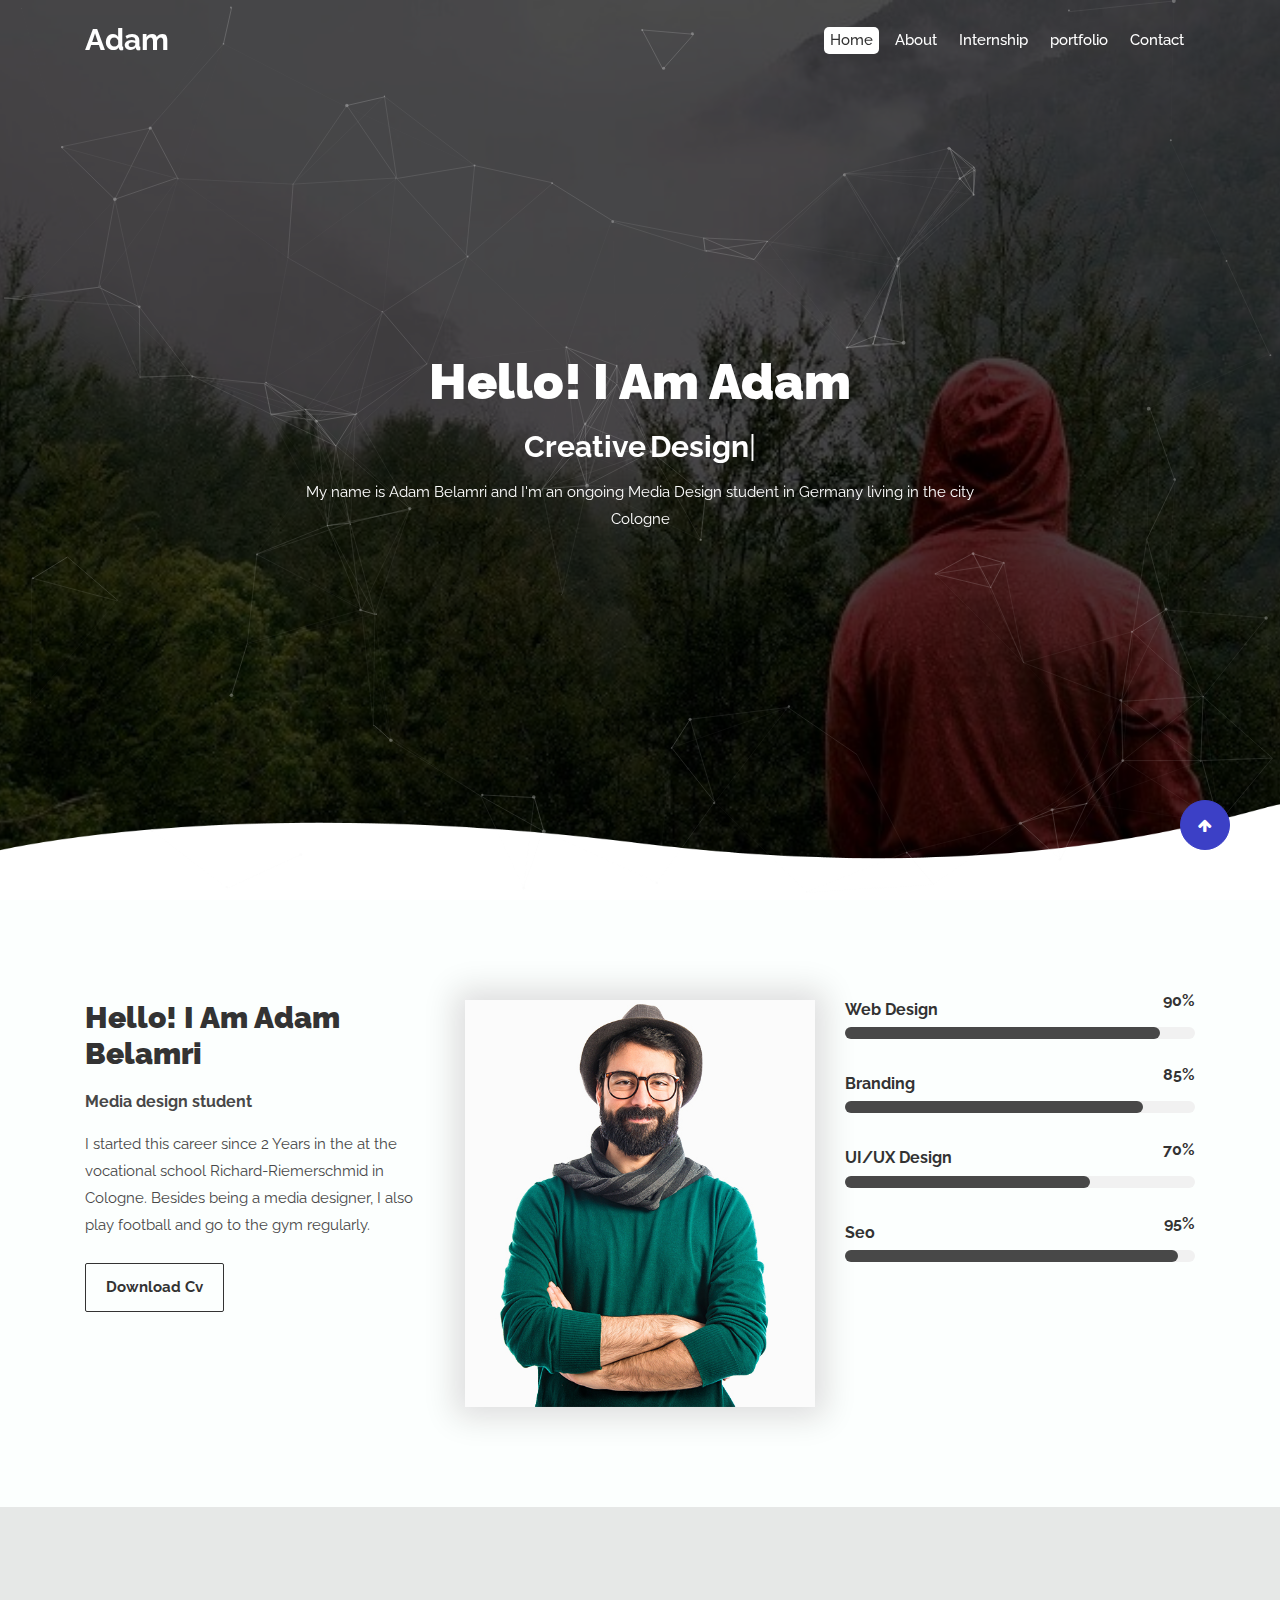
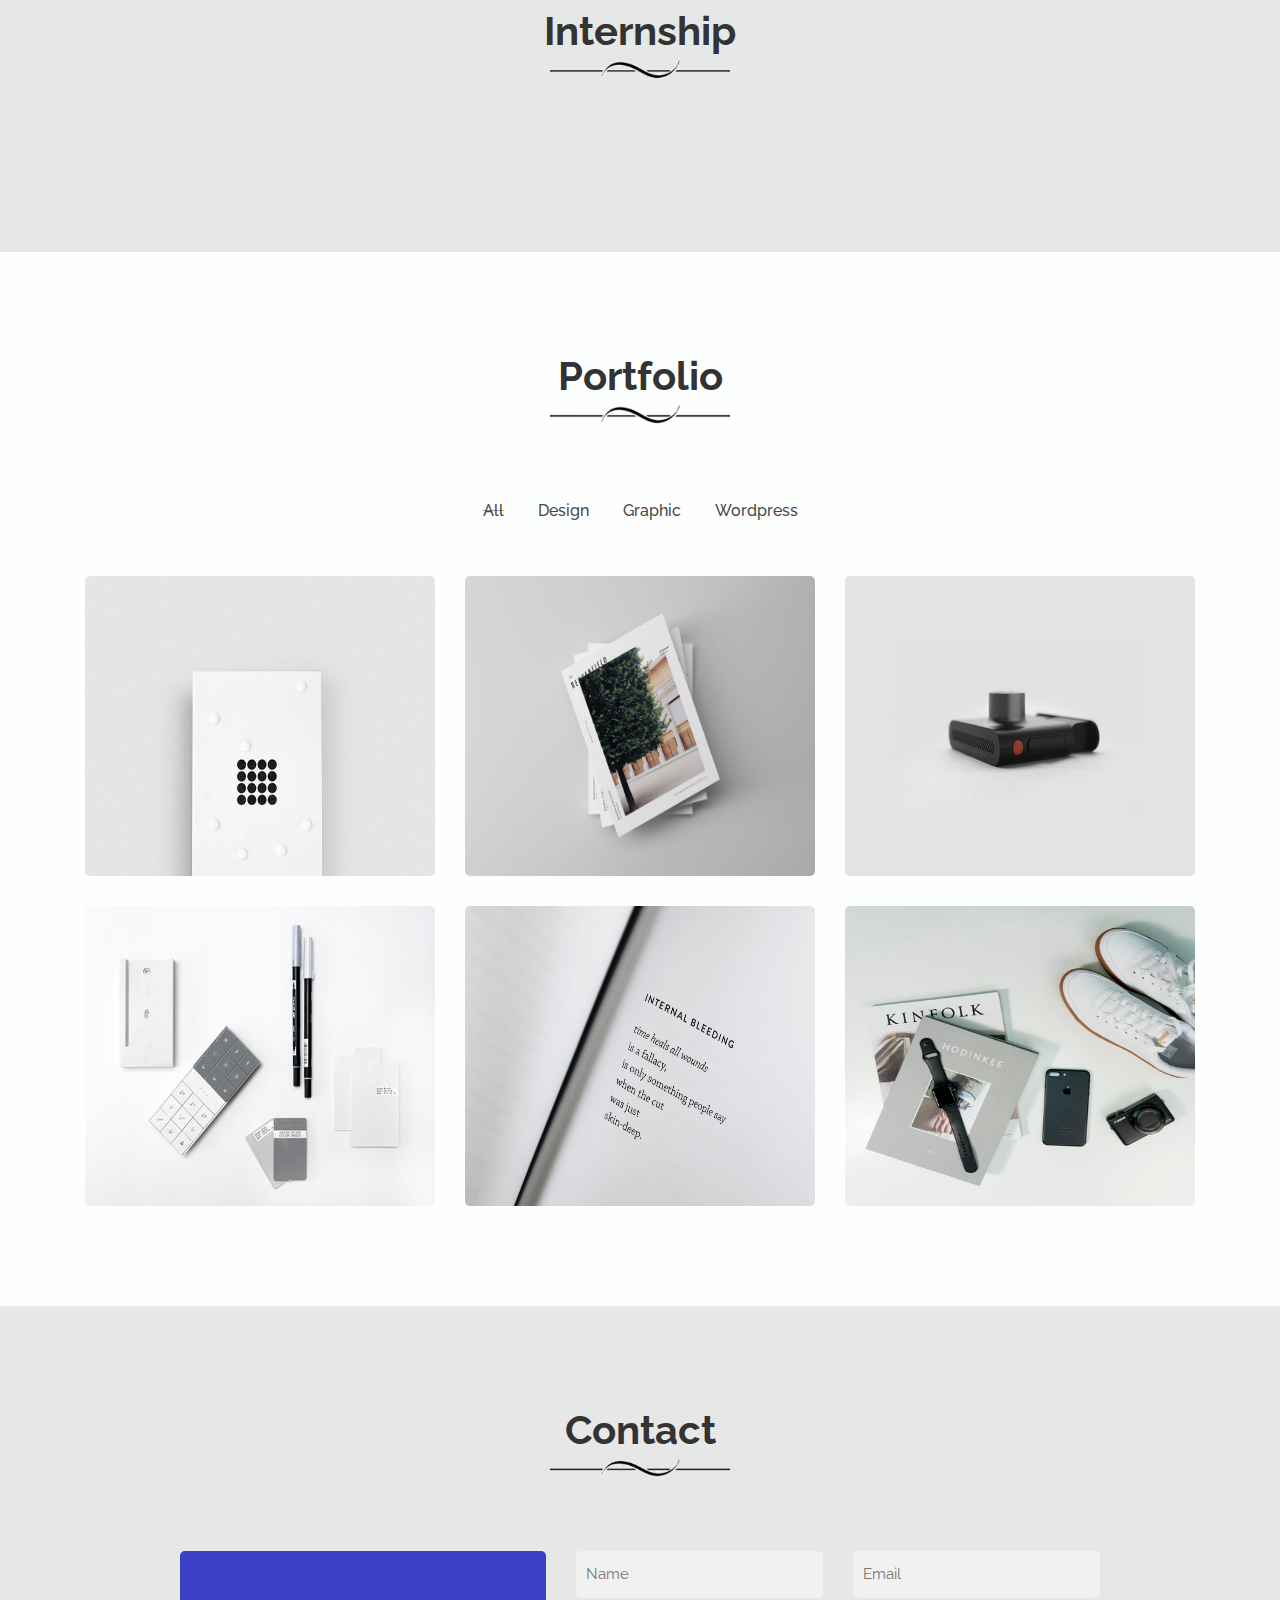
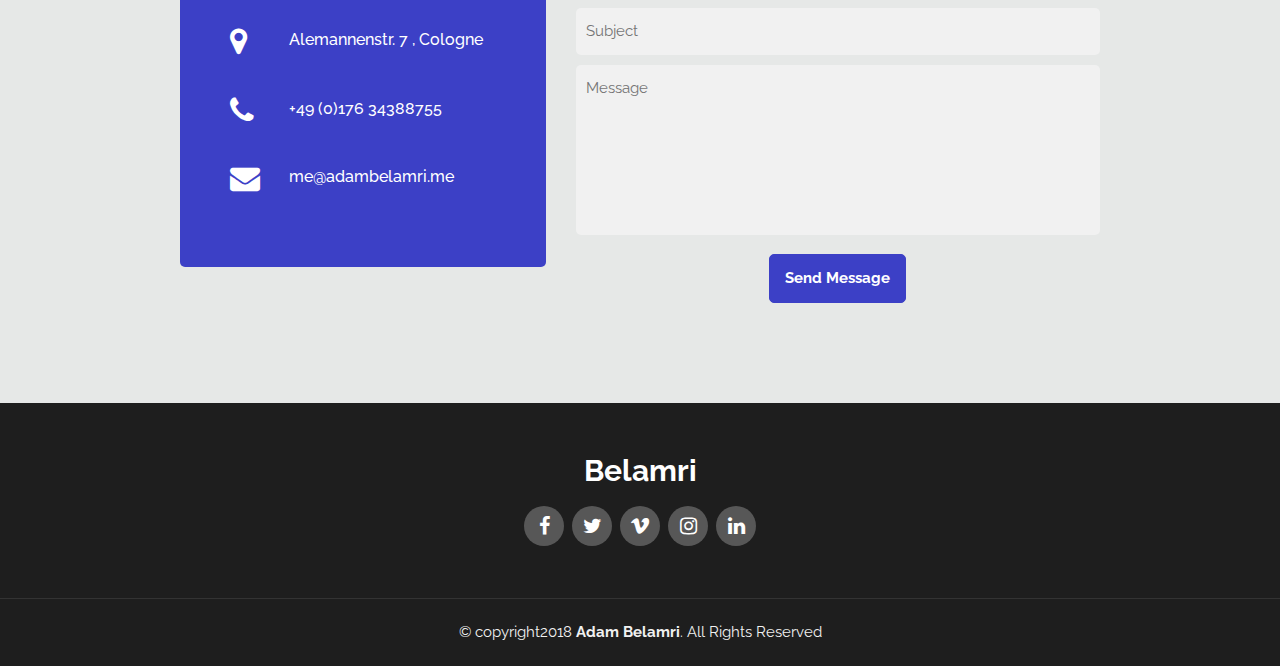
<file: index.html>
<!DOCTYPE html>
<html lang="en">
    <head>
        <meta charset="utf-8">
        <meta http-equiv="X-UA-Compatible" content="IE=edge">
        <meta name="viewport" content="width=device-width, initial-scale=1">
         <title>I'm Adam Belamri</title>
         <!--fevicon css-->
        <link rel="shortcut icon" type="image/png" href="assets\images\favicon-icon.png">
         <!--bootstrap css-->
        <link rel="stylesheet" href="https://maxcdn.bootstrapcdn.com/bootstrap/4.0.0/css/bootstrap.min.css" integrity="sha384-Gn5384xqQ1aoWXA+058RXPxPg6fy4IWvTNh0E263XmFcJlSAwiGgFAW/dAiS6JXm" crossorigin="anonymous">
         <!--google fonts css-->
        <link href="https://fonts.googleapis.com/css?family=Raleway:400,500,700,900" rel="stylesheet">
         <!--barfiller css-->
        <link href="assets\css\barfiller.css" rel="stylesheet">
         <!--magnific popup css-->
        <link href="assets\css\magnific-popup.css" rel="stylesheet">
 		<!--font awesome css-->
		<link href="assets\css\font-awesome.min.css" rel="stylesheet">
 		<!--owl carousel css-->
        <link href="assets\css\owl.carousel.min.css" rel="stylesheet">
 		<!--template css-->
        <link href="assets\css\style.css" rel="stylesheet">
 		<!--responsive css-->
        <link href="assets\css\responsive.css" rel="stylesheet">
     </head>
    <body data-spy="scroll" data-target=".navbar" data-offset="10">
         <!--loader-->
            <div class="preloader">
                <img src="assets\images\loader.gif" alt="">
            </div>
        <!--end loader-->
         <!--start navigation area-->
            <div class="sticky-header">
                <div class="nav-wraper navbar-light">
                    <div class="navbar navbar-expand-md">
                        <nav class="container">
                            <a href="" class="navbar-brand">Adam</a>
                            <button class="navbar-toggler" type="button" data-toggle="collapse" data-target="#navbar-menu" aria-expanded="false">
                                <span class="navbar-icon"><i class="fa fa-bars"></i></span>
                            </button>
                            <div class="collapse navbar-collapse" id="navbar-menu">
                                <ul class="navbar-nav ml-auto">
                                    <li class="nav-item"><a class="nav-link active" href="#home">Home</a></li>
                                    <li class="nav-item"><a class="nav-link" href="#about">About</a></li>
                                    <li class="nav-item"><a class="nav-link" href="#internship">Internship</a></li>
                                    <li class="nav-item"><a class="nav-link" href="#portfolio">portfolio</a></li>
                                    <li class="nav-item"><a class="nav-link" href="#contact">Contact</a></li>
                                </ul>
                            </div>
                        </nav>
                    </div>
                </div>
            </div>
        <!--end navigation area-->
         <!--start hero-area-->
            <div id="home" class="home-6 hero-area hero-bg h-100">
                <div id="particles-js"></div>
                <div class="container h-100">
                    <div class="row h-100 justify-content-center">
                        <div class="col-lg-8 my-auto text-center">
                            <div class="hero-content">
                                <h2>hello! i am Adam</h2>
                                <span class="typed-title">creative</span>
                                <div class="typed-strings">
                                    <h2>designer</h2>
                                    <h2>developer</h2>
                                </div>
                                <span class="typed"></span>
                                <p>My name is Adam Belamri and I'm an ongoing Media Design student in Germany living in the city Cologne</p
                            </div>
                        </div>
                    </div>
                </div>
            </div>
        <!--end hero-area-->
         <!--start about-area-->
            <div id="about" class="section-padding">
                <div class="container">
                    <div class="row">
                        <div class="col-lg-4">
                            <div class="left-content">
                                <h3>hello! i am Adam Belamri</h3>
                                <h6>Media design student</h6>
                                <p>I started this career since 2 Years in the at the vocational school Richard-Riemerschmid in Cologne. Besides being a media designer, I also play football and go to the gym regularly. </p>
                                <a href="#" class="boxed-btn">download cv</a>
                            </div>
                        </div>
                        <div class="col-lg-4">
                            <div class="about-author">
                                <img src="assets\images\about-author.jpg" alt="">
                            </div>
                        </div>
                        <div class="col-lg-4">
                            <div class="right-content">
                                <!--single bar-->
                                <div class="single-bar">
                                    <h4>web design</h4>
                                    <div id="bar1" class="barfiller">
                                        <span class="tip"></span>
                                        <span class="fill" data-percentage="90"></span>
                                    </div>
                                </div>
                                <!--single bar-->
                                <div class="single-bar">
                                    <h4>branding</h4>
                                    <div id="bar2" class="barfiller">
                                        <span class="tip"></span>
                                        <span class="fill" data-percentage="85"></span>
                                    </div>
                                </div>
                                <!--single bar-->
                                <div class="single-bar">
                                    <h4>UI/UX design</h4>
                                    <div id="bar3" class="barfiller">
                                        <span class="tip"></span>
                                        <span class="fill" data-percentage="70"></span>
                                    </div>
                                </div>
                                <!--single bar-->
                                <div class="single-bar">
                                    <h4>seo</h4>
                                    <div id="bar4" class="barfiller">
                                        <span class="tip"></span>
                                        <span class="fill" data-percentage="95"></span>
                                    </div>
                                </div>
                            </div>
                        </div>
                    </div>
                </div>
            </div>
        <!--end about-area-->
         <!--start service area-->
            <div id="internship" class="section-padding">
                <div class="container">
                    <div class="row justify-content-center">
                        <div class="section-title">
                            <h2>Internship</h2>
                            <img src="assets\images\separator.png" alt="">
                            <div class="space-70"></div>
                        </div>
                    </div>

                </div>
            </div>
        <!--end service-area-->
         <!--start portfolio-area-->
            <div id="portfolio" class="section-padding">
                <div class="container">
                    <div class="row justify-content-center">
                        <div class="section-title">
                            <h2>portfolio</h2>
                            <img src="assets\images\separator.png" alt="">
                            <div class="space-70"></div>
                        </div>
                    </div>
                    <div class="row justify-content-center">
                        <div class="col-lg-12 text-center">
                            <div class="project-filter">
                                <span data-filter="*" class="active">all</span>
                                <span data-filter=".design">design</span>
                                <span data-filter=".graphic">graphic</span>
                                <span data-filter=".wordpress">wordpress</span>
                            </div>
                        </div>
                    </div>
                    <div class="row project-lists">
                        <!--single-work-->
                        <div class="col-lg-4 col-md-6 design">
                            <div class="single-work">
                                <img src="assets\images\1.jpg" alt="">
                                <div class="project-hover">
                                    <div class="project-title">
                                        <h5>project title</h5>
                                        <h4>web design</h4>
                                    </div>
                                    <div class="icon">
                                        <a href="assets\images\1.jpg" class="gallary"><i class="fa fa-search-plus"></i></a>
                                    </div>
                                </div>
                            </div>
                        </div>
                        <!--single-work-->
                        <div class="col-lg-4 col-md-6 wordpress">
                            <div class="single-work">
                                <img src="assets\images\2.jpg" alt="">
                                <div class="project-hover">
                                    <div class="project-title">
                                        <h5>project title</h5>
                                        <h4>web design</h4>
                                    </div>
                                    <div class="icon">
                                        <a href="assets\images\2.jpg" class="gallary"><i class="fa fa-search-plus"></i></a>
                                    </div>
                                </div>
                            </div>
                        </div>
                        <!--single-work-->
                        <div class="col-lg-4 col-md-6 graphic">
                            <div class="single-work">
                                <img src="assets\images\3.jpg" alt="">
                                <div class="project-hover">
                                    <div class="project-title">
                                        <h5>project title</h5>
                                        <h4>web design</h4>
                                    </div>
                                    <div class="icon">
                                        <a href="assets\images\3.jpg" class="gallary"><i class="fa fa-search-plus"></i></a>
                                    </div>
                                </div>
                            </div>
                        </div>
                        <!--single-work-->
                        <div class="col-lg-4 col-md-6 wordpress">
                            <div class="single-work">
                                <img src="assets\images\4.jpg" alt="">
                                <div class="project-hover">
                                    <div class="project-title">
                                        <h5>project title</h5>
                                        <h4>web design</h4>
                                    </div>
                                    <div class="icon">
                                        <a href="assets\images\4.jpg" class="gallary"><i class="fa fa-search-plus"></i></a>
                                    </div>
                                </div>
                            </div>
                        </div>
                        <!--single-work-->
                        <div class="col-lg-4 col-md-6 graphic">
                            <div class="single-work graphic">
                                <img src="assets\images\5.jpg" alt="">
                                <div class="project-hover">
                                    <div class="project-title">
                                        <h5>project title</h5>
                                        <h4>web design</h4>
                                    </div>
                                    <div class="icon">
                                        <a href="assets\images\5.jpg" class="gallary"><i class="fa fa-search-plus"></i></a>
                                    </div>
                                </div>
                            </div>
                        </div>
                        <!--single-work-->
                        <div class="col-lg-4 col-md-6 design">
                            <div class="single-work">
                                <img src="assets\images\6.jpg" alt="">
                                <div class="project-hover">
                                    <div class="project-title">
                                        <h5>project title</h5>
                                        <h4>web design</h4>
                                    </div>
                                    <div class="icon">
                                        <a href="assets\images\6.jpg" class="gallary"><i class="fa fa-search-plus"></i></a>
                                    </div>
                                </div>
                            </div>
                        </div>
                    </div>
                </div>
            </div>
        <!--end portfolio-area-->
         <!--start contact-->
            <div id="contact" class="section-padding">
                <div class="container">
                    <div class="row justify-content-center">
                        <div class="section-title">
                            <h2>contact</h2>
                            <img src="assets\images\separator.png" alt="">
                            <div class="space-70"></div>
                        </div>
                    </div>
                    <div class="row justify-content-center">
                        <div class="col-lg-10">
                            <div class="row">
                                <div class="col-lg-5">
                                    <div class="location">
                                        <p class="contact-info"><i class="fa fa-map-marker"></i>Alemannenstr. 7 , Cologne</p>
                                        <p class="contact-info"><i class="fa fa-phone"></i>+49 (0)176 34388755</p>
                                        <p class="contact-info"><i class="fa fa-envelope"></i>me@adambelamri.me</p>
                                    </div>
                                </div>
                                <div class="col-lg-7">
                                    <div class="contact-form">
                                        <form method="POST" action="http://formspree.io/example@gmail.com">
                                            <div class="row">
                                                <div class="col-lg-6">
                                                    <input type="text" name="name" placeholder="Name" required="">
                                                </div>
                                                <div class="col-lg-6">
                                                    <input type="email" name="email" placeholder="Email" required="">
                                                </div>
                                                <div class="col-lg-12">
                                                    <input type="text" name="subject" placeholder="Subject" required="">
                                                </div>
                                            </div>
                                            <textarea name="message" id="message" cols="30" rows="10" placeholder="Message" required=""></textarea>
                                            <button class="contact-btn">send message</button>
                                        </form>
                                    </div>
                                </div>
                            </div>
                        </div>
                    </div>
                </div>
            </div>
        <!--end contact-->
         <!--start-footer-area-->
            <div class="footer-area">
                <div class="container">
                    <div class="row justify-content-center">
                        <div class="col-lg-12 text-center">
                            <h2>Belamri</h2>
                            <span class="social-links">
                                <a href="#" terget="_blank"><i class="fa fa-facebook"></i></a>
                                <a href="#" terget="_blank"><i class="fa fa-twitter"></i></a>
                                <a href="#" terget="_blank"><i class="fa fa-vimeo"></i></a>
                                <a href="#" terget="_blank"><i class="fa fa-instagram"></i></a>
                                <a href="#" terget="_blank"><i class="fa fa-linkedin"></i></a>
                            </span>
                        </div>
                    </div>
                </div>
            </div>
            <div class="sub-footer">
                <div class="container">
                    <div class="row">
                        <div class="col-lg-12 text-center">
                            <p>&copy; copyright2018 <strong>Adam Belamri</strong>. All Rights Reserved</p>
                        </div>
                    </div>
                </div>
            </div>
        <!--end-footer-area-->
         <!--scroll to up-->
            <div class="scroll-up">
                <div class="scroll-icon"><i class="fa fa-arrow-up"></i></div>
            </div>
        <!--end scroll to up-->
         <!--jquery-->
        <script src="assets\js\jquery.min.js"></script>
 		<!--bootstrap js-->
        <script src="assets\js\bootstrap.min.js"></script>
         <!--barfiller js-->
        <script src="assets\js\jquery-barfiller-1.01.js"></script>
         <!--typed js-->
        <script src="assets\js\typed.min.js"></script>
         <!--sticky js-->
        <script src="assets\js\jquery.sticky.js"></script>
         <!--isotope js-->
        <script src="assets\js\jquery-isotope-3.0.5.min.js"></script>
         <!--magnific popup js-->
        <script src="assets\js\jquery.magnific-popup.min.js"></script>
 		<!--owl carousel js-->
        <script src="assets\js\owl.carousel.min.js"></script>
         <!--particles js-->
        <script src="assets\js\particles.js"></script>
         <!--app js-->
        <script src="assets\js\app.js"></script>
         <!--water ripple js-->
        <script src="assets\js\jquery.ripples-min.js"></script>
 		<!--main js-->
        <script src="assets\js\main.js"></script>
     </body>
</html>
</file>
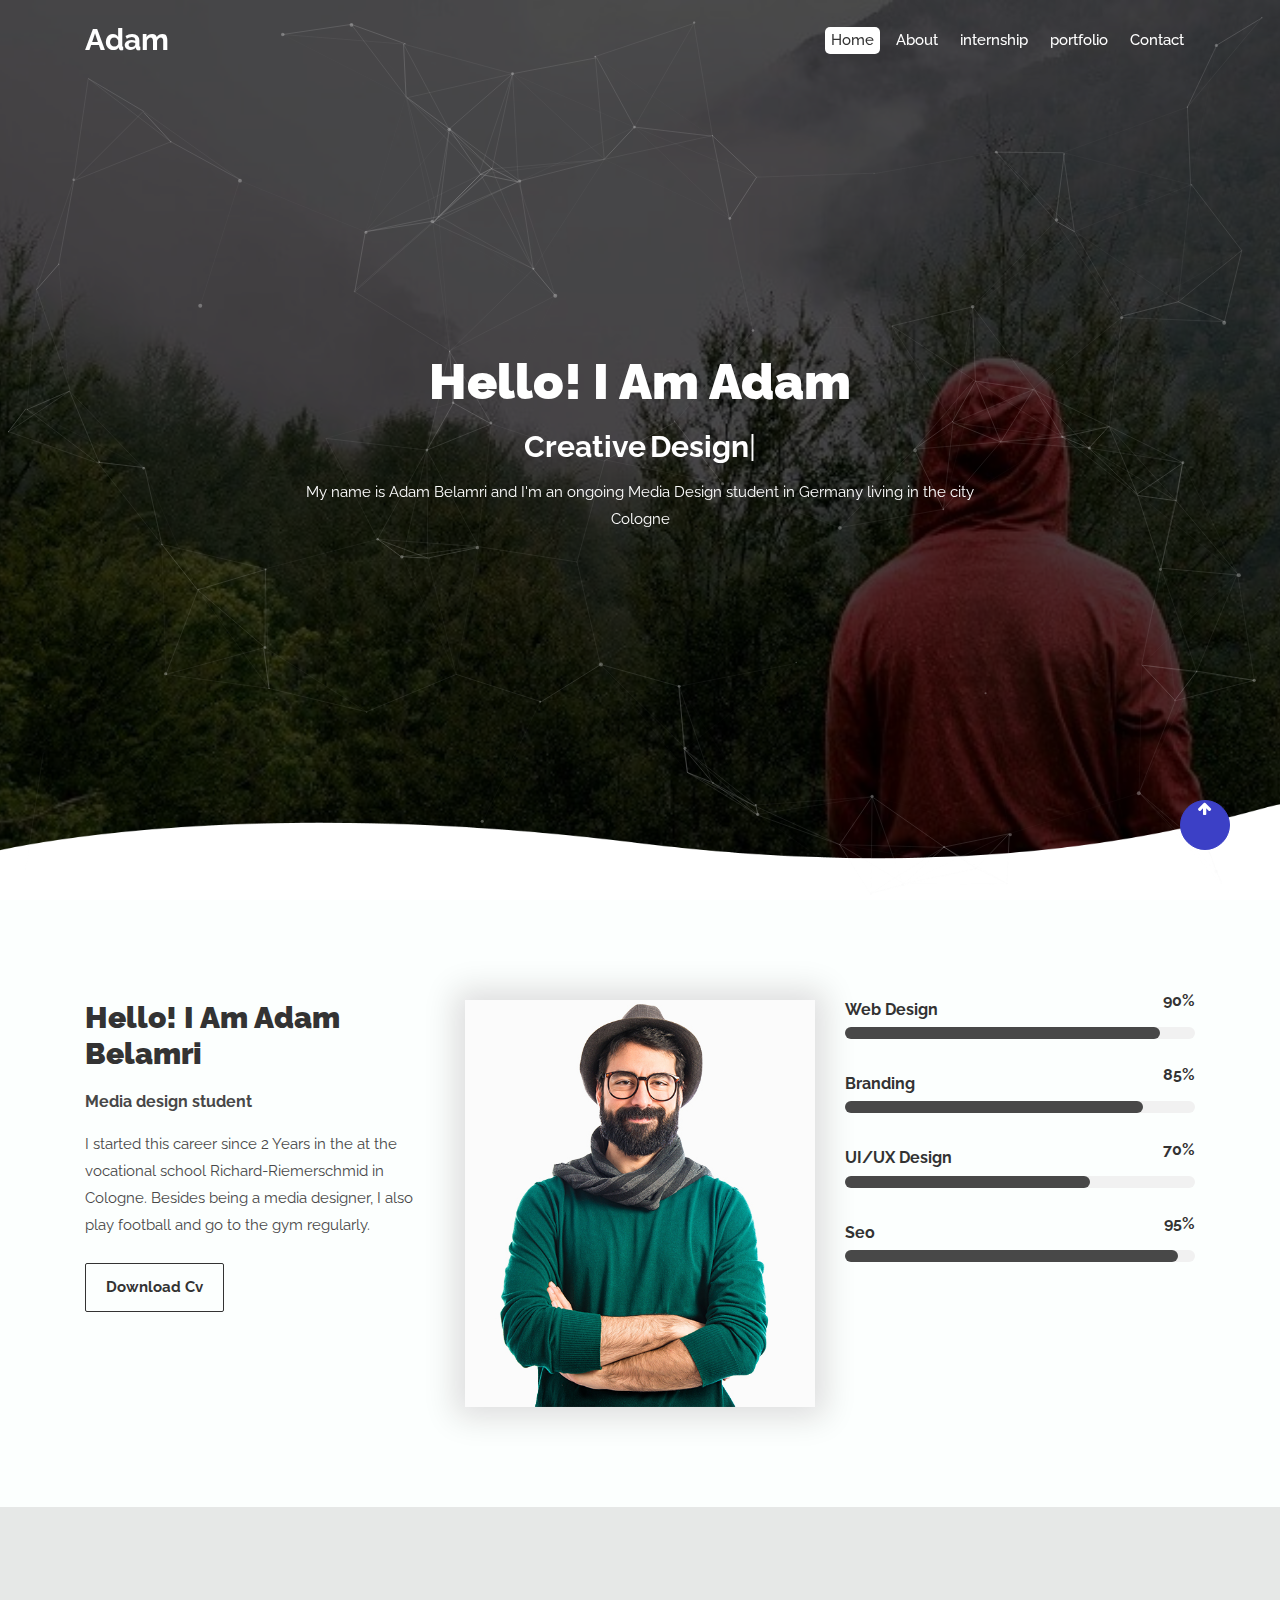
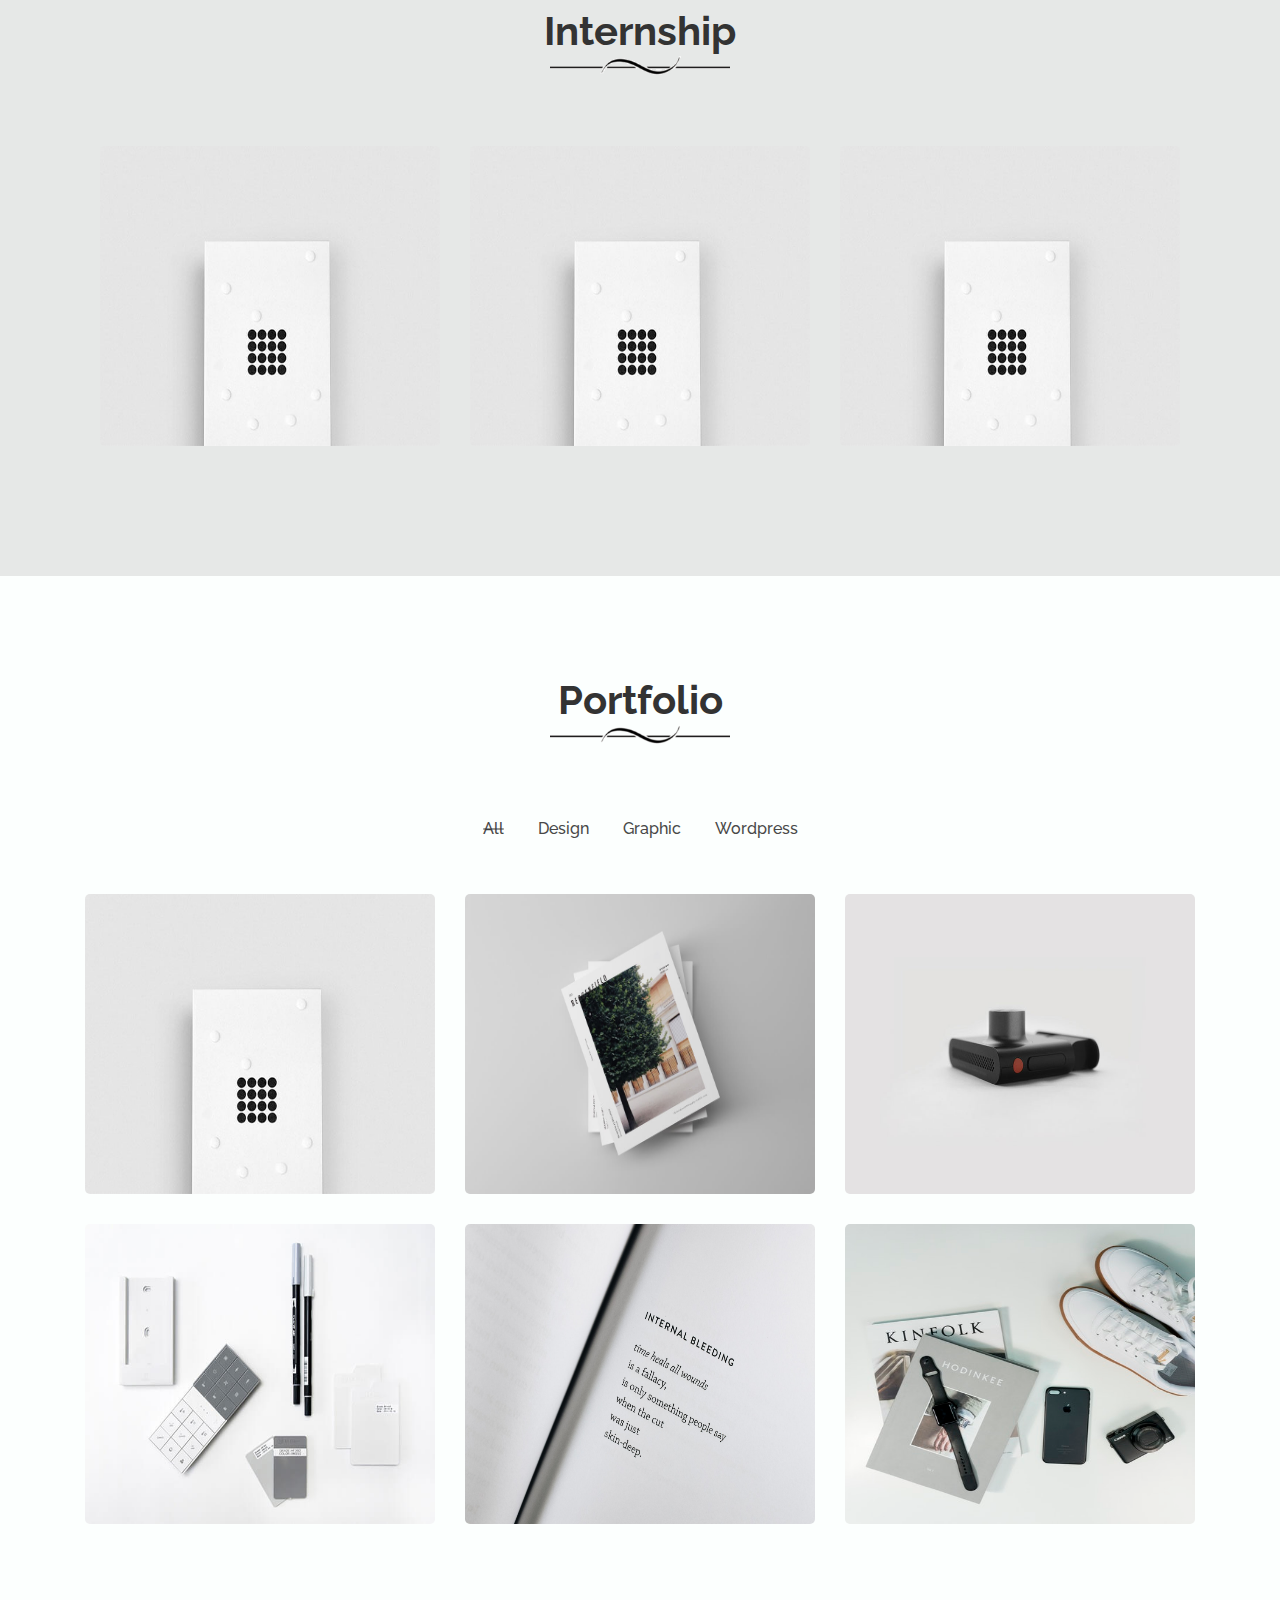
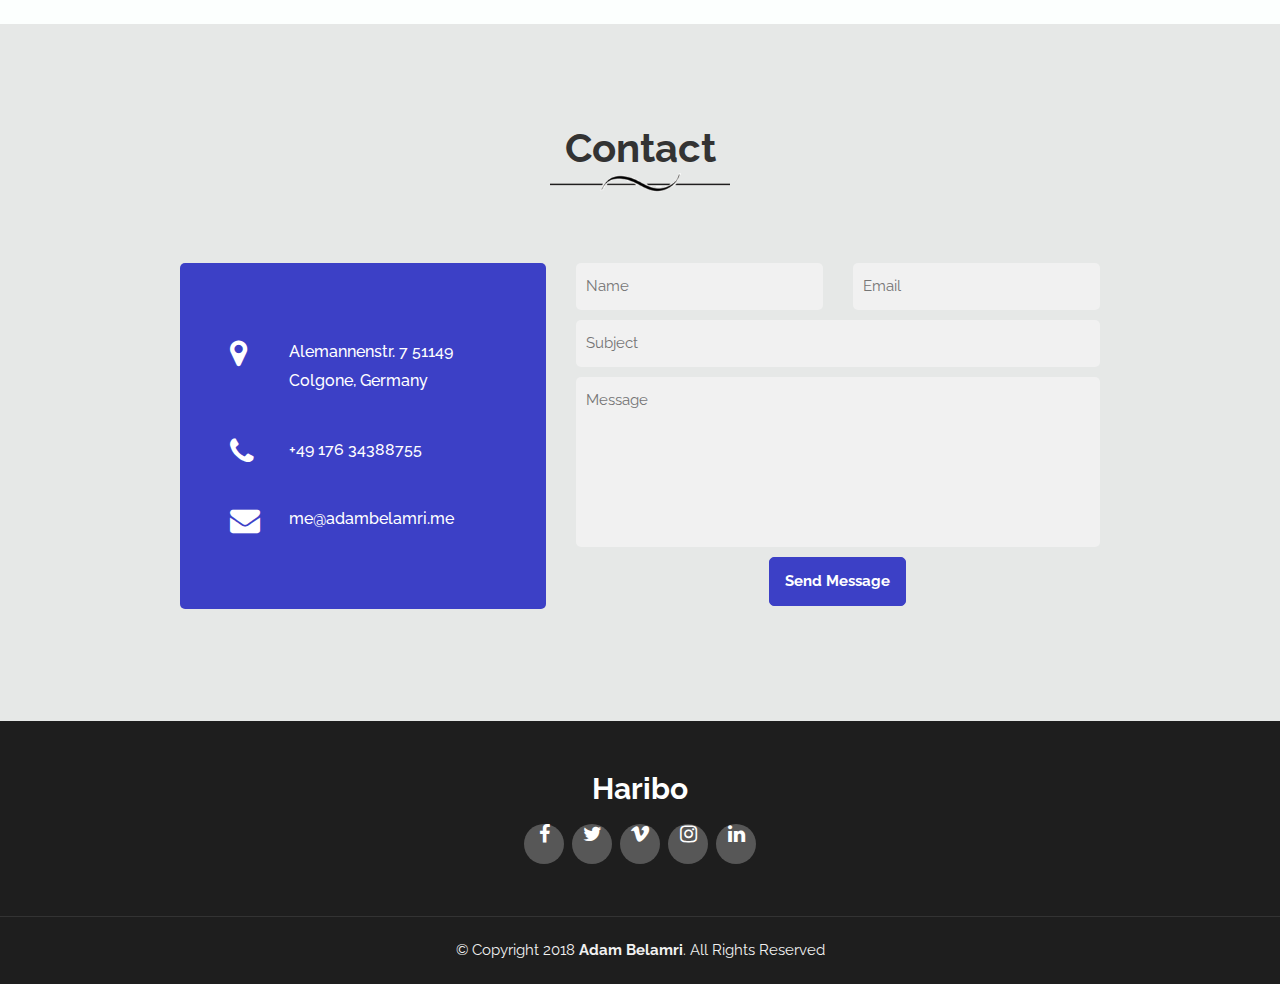
<file: home-6.html>
<html lang="en">
    <head>
        <meta charset="utf-8" lang="de">
        <meta http-equiv="X-UA-Compatible" content="IE=edge">
        <meta name="viewport" content="width=device-width, initial-scale=1">

        <title>I'm Adam Belamri</title>

        <!--fevicon css-->
        <link rel="shortcut icon" type="image/png" href="assets\images\favicon-icon.png">

        <!--bootstrap css-->
        <link href="assets\css\bootstrap.min.css" rel="stylesheet">

        <!--google fonts css-->
        <link href="https://fonts.googleapis.com/css?family=Raleway:400,500,700,900" rel="stylesheet">

        <!--barfiller css-->
        <link href="assets\css\barfiller.css" rel="stylesheet">

        <!--magnific popup css-->
        <link href="assets\css\magnific-popup.css" rel="stylesheet">

		<!--font awesome css-->
		<link href="assets\css\font-awesome.min.css" rel="stylesheet">

		<!--owl carousel css-->
        <link href="assets\css\owl.carousel.min.css" rel="stylesheet">

		<!--template css-->
        <link href="assets\css\style.css" rel="stylesheet">

		<!--responsive css-->
        <link href="assets\css\responsive.css" rel="stylesheet">
        <div class="modal fade" id="intern1" role="dialog">
          <div class="modal-dialog">

            <!-- Modal content-->
            <!-- Solution for Modal needs to be found soon -->
            <div class="modal-content">
              <div class="modal-body">
                <!-- Here we can add the content of the Modal -->
                <h1>Hello</h1>
                <h6>Hellooo</h6>
                <p>Hellow world</p>
              </div>
              <div class="modal-footer">
                <button type="button" class="btn btn-default" data-dismiss="modal">Close</button>
              </div>
            </div>

          </div>
        </div>
        <div class="modal fade" id="intern2" role="dialog">
          <div class="modal-dialog">

            <!-- Modal content-->
            <!-- Solution for Modal needs to be found soon -->
            <div class="modal-content">
              <div class="modal-body">
                <!-- Here we can add the content of the Modal -->
                <h1>Second one</h1>
                <h6>Hellooo</h6>
                <p>Hellow world</p>
              </div>
              <div class="modal-footer">
                <button type="button" class="btn btn-default" data-dismiss="modal">Close</button>
              </div>
            </div>

          </div>
        </div>

        <div class="modal fade" id="intern3" role="dialog">
          <div class="modal-dialog">

            <!-- Modal content-->
            <!-- Solution for Modal needs to be found soon -->
            <div class="modal-content">
              <div class="modal-body">
                <!-- Here we can add the content of the Modal -->
                <h1>Third one</h1>
                <h6>Hellooo</h6>
                <p>Hellow world</p>
              </div>
              <div class="modal-footer">
                <button type="button" class="btn btn-default" data-dismiss="modal">Close</button>
              </div>
            </div>

          </div>
        </div>


    </head>
    <body data-spy="scroll" data-target=".navbar" data-offset="10">

        <!--loader-->
            <div class="preloader">
                <img src="assets\images\loader.gif" alt="">
            </div>
        <!--end loader-->

        <!--start navigation area-->
            <div class="sticky-header">
                <div class="nav-wraper navbar-light">
                    <div class="navbar navbar-expand-md">
                        <nav class="container">
                            <a href="" class="navbar-brand">Adam</a>
                            <button class="navbar-toggler" type="button" data-toggle="collapse" data-target="#navbar-menu" aria-expanded="false">
                                <span class="navbar-icon"><i class="fa fa-bars"></i></span>
                            </button>
                            <div class="collapse navbar-collapse" id="navbar-menu">
                                <ul class="navbar-nav ml-auto">
                                    <li class="nav-item"><a class="nav-link active" href="#home">Home</a></li>
                                    <li class="nav-item"><a class="nav-link" href="#about">About</a></li>
                                    <li class="nav-item"><a class="nav-link" href="#internship">internship</a></li>
                                    <li class="nav-item"><a class="nav-link" href="#portfolio">portfolio</a></li>
                                    <li class="nav-item"><a class="nav-link" href="#contact">Contact</a></li>
                                </ul>
                            </div>
                        </nav>
                    </div>
                </div>
            </div>
        <!--end navigation area-->

        <!--start hero-area-->
            <div id="home" class="home-6 hero-area hero-bg h-100">
                <div id="particles-js"></div>
                <div class="container h-100">
                    <div class="row h-100 justify-content-center">
                        <div class="col-lg-8 my-auto text-center">
                            <div class="hero-content">
                                <h2>hello! i am Adam</h2>
                                <span class="typed-title">creative</span>
                                <div class="typed-strings">
                                    <h2>designer</h2>
                                    <h2>developer</h2>
                                </div>
                                <span class="typed"></span>
                                <p>My name is Adam Belamri and I'm an ongoing Media Design student in Germany living in the city Cologne</p
                            </div>
                        </div>
                    </div>
                </div>
            </div>
        <!--end hero-area-->

        <!--start about-area-->
            <div id="about" class="section-padding">
                <div class="container">
                    <div class="row">
                        <div class="col-lg-4">
                            <div class="left-content">
                                <h3>hello! i am Adam Belamri</h3>
                                <h6>Media design student</h6>
                                <p>I started this career since 2 Years in the at the vocational school Richard-Riemerschmid in Cologne. Besides being a media designer, I also play football and go to the gym regularly. </p>
                                <a href="#" class="boxed-btn">download cv</a>
                            </div>
                        </div>
                        <div class="col-lg-4">
                            <div class="about-author">
                                <img src="assets\images\about-author.jpg" alt="">
                            </div>
                        </div>
                        <div class="col-lg-4">
                            <div class="right-content">
                                <!--single bar-->
                                <div class="single-bar">
                                    <h4>web design</h4>
                                    <div id="bar1" class="barfiller">
                                        <span class="tip"></span>
                                        <span class="fill" data-percentage="90"></span>
                                    </div>
                                </div>
                                <!--single bar-->
                                <div class="single-bar">
                                    <h4>branding</h4>
                                    <div id="bar2" class="barfiller">
                                        <span class="tip"></span>
                                        <span class="fill" data-percentage="85"></span>
                                    </div>
                                </div>
                                <!--single bar-->
                                <div class="single-bar">
                                    <h4>UI/UX design</h4>
                                    <div id="bar3" class="barfiller">
                                        <span class="tip"></span>
                                        <span class="fill" data-percentage="70"></span>
                                    </div>
                                </div>
                                <!--single bar-->
                                <div class="single-bar">
                                    <h4>seo</h4>
                                    <div id="bar4" class="barfiller">
                                        <span class="tip"></span>
                                        <span class="fill" data-percentage="95"></span>
                                    </div>
                                </div>
                            </div>
                        </div>
                    </div>
                </div>
            </div>
        <!--end about-area-->

        <!--start internship area-->
            <div id="internship" class="section-padding">
                <div class="container">
                    <div class="row justify-content-center">
                        <div class="section-title">
                            <h2>internship</h2>
                            <img src="assets\images\separator.png" alt="">
                            <div class="space-70"></div>
                        </div>
                    </div>
                    <!-- Starting the Modal Areas -->
                    <div class="container">
                    <div class="row project-lists">
                        <!--single-work-->
                        <div class="col-lg-4 col-md-6 design center-block">
                            <div class="single-work">
                                <img src="assets\images\1.jpg" alt="">
                                <div class="project-hover">
                                  <button type="button" class="btn btn-info btn-xs text-center" data-toggle="modal" data-target="#intern1">Story</button>
                                    <div class="project-title">
                                        <h5>project title</h5>
                                        <h4>web design</h4>
                                    </div>

                                </div>
                            </div>
                        </div>
                        <div class="col-lg-4 col-md-6 design center-block">
                            <div class="single-work">
                                <img src="assets\images\1.jpg" alt="">
                                <div class="project-hover">
                                  <button type="button" class="btn btn-info btn-xs text-center" data-toggle="modal" data-target="#intern2">Story</button>
                                    <div class="project-title">
                                        <h5>project title</h5>
                                        <h4>web design</h4>
                                    </div>

                                </div>
                            </div>
                        </div>
                        <div class="col-lg-4 col-md-6 design center-block">
                            <div class="single-work">
                                <img src="assets\images\1.jpg" alt="">
                                <div class="project-hover">
                                  <button type="button" class="btn btn-info btn-xs text-center" data-toggle="modal" data-target="#intern3">Story</button>
                                    <div class="project-title">
                                        <h5>project title</h5>
                                        <h4>web design</h4>
                                    </div>

                                </div>
                            </div>
                        </div>

                    <!-- Modal -->


</div>

                </div>
            </div>
          </div>
        <!--end service-area-->

        <!--start portfolio-area-->
            <div id="portfolio" class="section-padding">
                <div class="container">
                    <div class="row justify-content-center">
                        <div class="section-title">
                            <h2>portfolio</h2>
                            <img src="assets\images\separator.png" alt="">
                            <div class="space-70"></div>
                        </div>
                    </div>
                    <div class="row justify-content-center">
                        <div class="col-lg-12 text-center">
                            <div class="project-filter">
                                <span data-filter="*" class="active">all</span>
                                <span data-filter=".design">design</span>
                                <span data-filter=".graphic">graphic</span>
                                <span data-filter=".wordpress">wordpress</span>
                            </div>
                        </div>
                    </div>
                    <div class="row project-lists">
                        <!--single-work-->
                        <div class="col-lg-4 col-md-6 design">
                            <div class="single-work">
                                <img src="assets\images\1.jpg" alt="">
                                <div class="project-hover">
                                    <div class="project-title">
                                        <h5>project title</h5>
                                        <h4>web design</h4>
                                    </div>
                                    <div class="icon">
                                        <a href="assets\images\1.jpg" class="gallary"><i class="fa fa-search-plus"></i></a>
                                    </div>
                                </div>
                            </div>
                        </div>
                        <!--single-work-->
                        <div class="col-lg-4 col-md-6 wordpress">
                            <div class="single-work">
                                <img src="assets\images\2.jpg" alt="">
                                <div class="project-hover">
                                    <div class="project-title">
                                        <h5>project title</h5>
                                        <h4>web design</h4>
                                    </div>
                                    <div class="icon">
                                        <a href="assets\images\2.jpg" class="gallary"><i class="fa fa-search-plus"></i></a>
                                    </div>
                                </div>
                            </div>
                        </div>
                        <!--single-work-->
                        <div class="col-lg-4 col-md-6 graphic">
                            <div class="single-work">
                                <img src="assets\images\3.jpg" alt="">
                                <div class="project-hover">
                                    <div class="project-title">
                                        <h5>project title</h5>
                                        <h4>web design</h4>
                                    </div>
                                    <div class="icon">
                                        <a href="assets\images\3.jpg" class="gallary"><i class="fa fa-search-plus"></i></a>
                                    </div>
                                </div>
                            </div>
                        </div>
                        <!--single-work-->
                        <div class="col-lg-4 col-md-6 wordpress">
                            <div class="single-work">
                                <img src="assets\images\4.jpg" alt="">
                                <div class="project-hover">
                                    <div class="project-title">
                                        <h5>project title</h5>
                                        <h4>web design</h4>
                                    </div>
                                    <div class="icon">
                                        <a href="assets\images\4.jpg" class="gallary"><i class="fa fa-search-plus"></i></a>
                                    </div>
                                </div>
                            </div>
                        </div>
                        <!--single-work-->
                        <div class="col-lg-4 col-md-6 graphic">
                            <div class="single-work graphic">
                                <img src="assets\images\5.jpg" alt="">
                                <div class="project-hover">
                                    <div class="project-title">
                                        <h5>project title</h5>
                                        <h4>web design</h4>
                                    </div>
                                    <div class="icon">
                                        <a href="assets\images\5.jpg" class="gallary"><i class="fa fa-search-plus"></i></a>
                                    </div>
                                </div>
                            </div>
                        </div>
                        <!--single-work-->
                        <div class="col-lg-4 col-md-6 design">
                            <div class="single-work">
                                <img src="assets\images\6.jpg" alt="">
                                <div class="project-hover project-hover-intern">
                                    <div class="project-title">
                                        <h5>project title</h5>
                                        <h4>web design</h4>
                                    </div>
                                    <div class="icon">
                                        <a href="assets\images\6.jpg" class="gallary"><i class="fa fa-search-plus"></i></a>
                                    </div>
                                </div>
                            </div>
                        </div>
                    </div>
                </div>
            </div>
        <!--end portfolio-area-->


        <!--start contact-->
            <div id="contact" class="section-padding">
                <div class="container">
                    <div class="row justify-content-center">
                        <div class="section-title">
                            <h2>contact</h2>
                            <img src="assets\images\separator.png" alt="">
                            <div class="space-70"></div>
                        </div>
                    </div>
                    <div class="row justify-content-center">
                        <div class="col-lg-10">
                            <div class="row">
                                <div class="col-lg-5">
                                    <div class="location">
                                        <p class="contact-info"><i class="fa fa-map-marker"></i>Alemannenstr. 7 51149 Colgone, Germany</p>
                                        <p class="contact-info"><i class="fa fa-phone"></i>+49 176 34388755</p>
                                        <p class="contact-info"><i class="fa fa-envelope"></i>me@adambelamri.me</p>
                                    </div>
                                </div>
                                <div class="col-lg-7">
                                    <div class="contact-form">
                                        <form method="POST" action="http://formspree.io/belamri_adam@outlook.de">
                                            <div class="row">
                                                <div class="col-lg-6">
                                                    <input type="text" name="name" placeholder="Name" required="">
                                                </div>
                                                <div class="col-lg-6">
                                                    <input type="email" name="email" placeholder="Email" required="">
                                                </div>
                                                <div class="col-lg-12">
                                                    <input type="text" name="subject" placeholder="Subject" required="">
                                                </div>
                                            </div>
                                            <textarea name="message" id="message" cols="30" rows="10" placeholder="Message" required=""></textarea>
                                            <button class="contact-btn">send message</button>
                                        </form>
                                    </div>
                                </div>
                            </div>
                        </div>
                    </div>
                </div>
            </div>
        <!--end contact-->

        <!--start-footer-area-->
            <div class="footer-area">
                <div class="container">
                    <div class="row justify-content-center">
                        <div class="col-lg-12 text-center">
                            <h2>haribo</h2>
                            <span class="social-links">
                                <a href="#" terget="_blank"><i class="fa fa-facebook"></i></a>
                                <a href="#" terget="_blank"><i class="fa fa-twitter"></i></a>
                                <a href="#" terget="_blank"><i class="fa fa-vimeo"></i></a>
                                <a href="#" terget="_blank"><i class="fa fa-instagram"></i></a>
                                <a href="#" terget="_blank"><i class="fa fa-linkedin"></i></a>
                            </span>
                        </div>
                    </div>
                </div>
            </div>
            <div class="sub-footer">
                <div class="container">
                    <div class="row">
                        <div class="col-lg-12 text-center">
                            <p>&copy; Copyright 2018 <strong>Adam Belamri</strong>. All Rights Reserved</p>
                        </div>
                    </div>
                </div>
            </div>
        <!--end-footer-area-->

        <!--scroll to up-->
            <div class="scroll-up">
                <div class="scroll-icon"><i class="fa fa-arrow-up"></i></div>
            </div>
        <!--end scroll to up-->




        <!--jquery-->
        <script src="assets\js\jquery.min.js"></script>

		<!--bootstrap js-->
        <script src="assets\js\bootstrap.min.js"></script>

        <!--barfiller js-->
        <script src="assets\js\jquery-barfiller-1.01.js"></script>

        <!--typed js-->
        <script src="assets\js\typed.min.js"></script>

        <!--sticky js-->
        <script src="assets\js\jquery.sticky.js"></script>

        <!--isotope js-->
        <script src="assets\js\jquery-isotope-3.0.5.min.js"></script>

        <!--magnific popup js-->
        <script src="assets\js\jquery.magnific-popup.min.js"></script>

		<!--owl carousel js-->
        <script src="assets\js\owl.carousel.min.js"></script>

        <!--particles js-->
        <script src="assets\js\particles.js"></script>

        <!--app js-->
        <script src="assets\js\app.js"></script>

        <!--water ripple js-->
        <script src="assets\js\jquery.ripples-min.js"></script>

		<!--main js-->
        <script src="assets\js\main.js"></script>


    </body>
</html>
</file>
